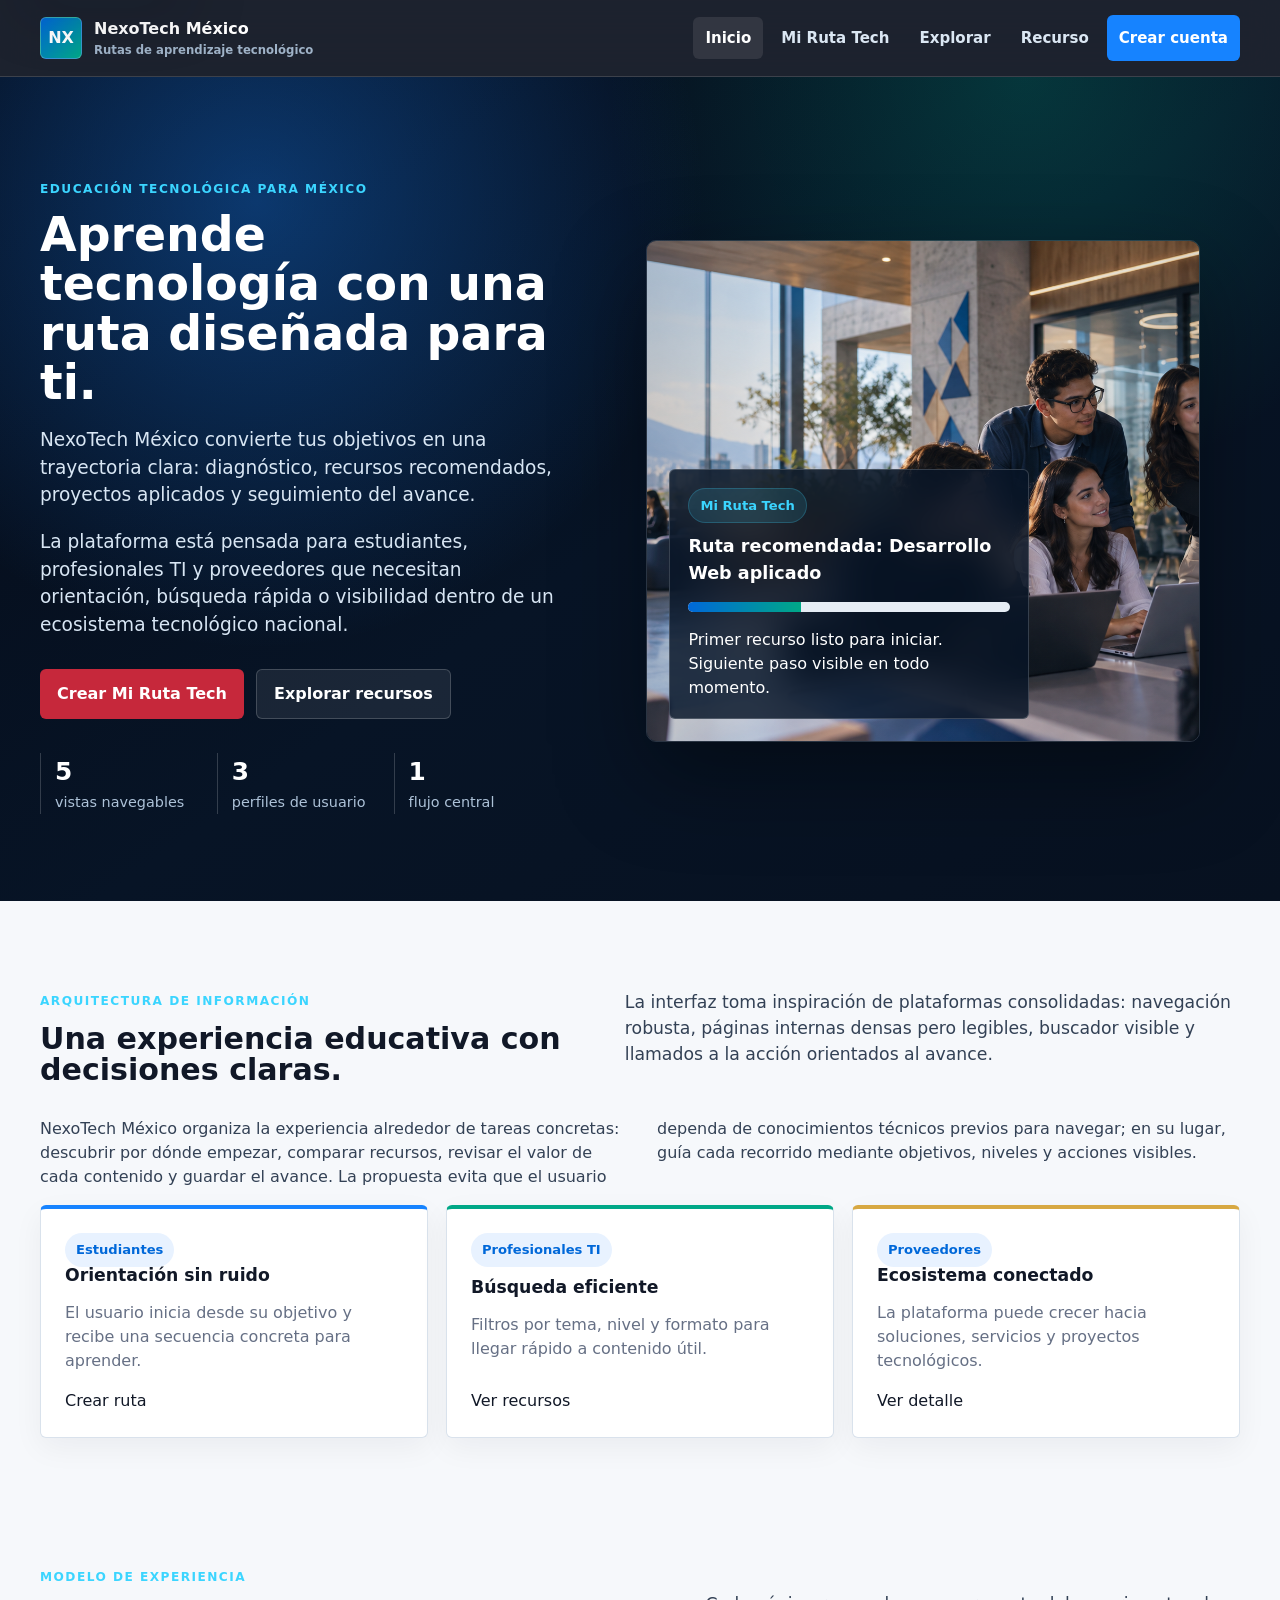
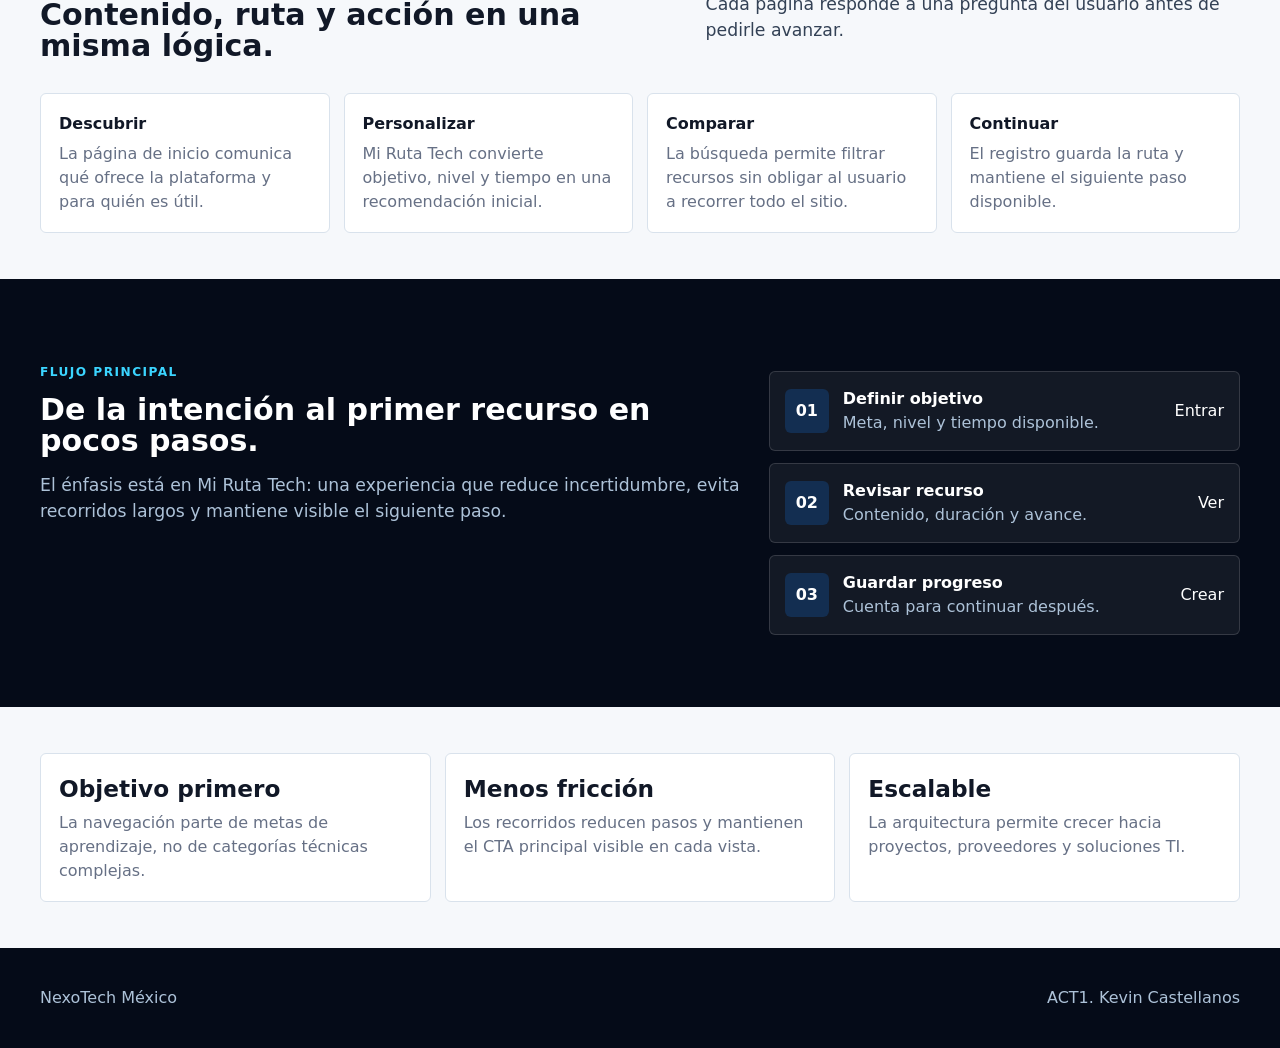
<file: index.html>
<!doctype html>
<html lang="es">
<head>
  <meta charset="utf-8">
  <meta name="viewport" content="width=device-width, initial-scale=1">
  <title>NexoTech México | Inicio</title>
  <meta name="description" content="Prototipo UX/UI de NexoTech México, plataforma de aprendizaje tecnológico con rutas personalizadas.">
  <link rel="stylesheet" href="styles.css">
</head>
<body>
  <a class="skip-link" href="#contenido">Saltar al contenido</a>
  <header class="site-header">
    <nav class="nav" aria-label="Navegación principal">
      <a class="brand" href="index.html">
        <span class="brand-mark">NX</span>
        <span>NexoTech México<small>Rutas de aprendizaje tecnológico</small></span>
      </a>
      <button class="icon-button menu-toggle" type="button" data-menu-toggle aria-expanded="false" aria-label="Abrir navegación">☰</button>
      <div class="nav-links" data-nav-links>
        <a href="index.html" aria-current="page">Inicio</a>
        <a href="ruta.html">Mi Ruta Tech</a>
        <a href="busqueda.html">Explorar</a>
        <a href="detalle.html">Recurso</a>
        <a class="button" href="registro.html">Crear cuenta</a>
      </div>
    </nav>
  </header>

  <main id="contenido">
    <section class="hero">
      <div class="container hero-inner">
        <div>
          <p class="hero-kicker">Educación tecnológica para México</p>
          <h1>Aprende tecnología con una ruta diseñada para ti.</h1>
          <p class="lead">NexoTech México convierte tus objetivos en una trayectoria clara: diagnóstico, recursos recomendados, proyectos aplicados y seguimiento del avance.</p>
          <p class="lead">La plataforma está pensada para estudiantes, profesionales TI y proveedores que necesitan orientación, búsqueda rápida o visibilidad dentro de un ecosistema tecnológico nacional.</p>
          <div class="hero-actions">
            <a class="button red" href="ruta.html">Crear Mi Ruta Tech</a>
            <a class="button secondary" href="busqueda.html">Explorar recursos</a>
          </div>
          <div class="metric-row" aria-label="Indicadores del prototipo">
            <div class="metric"><strong>5</strong><span>vistas navegables</span></div>
            <div class="metric"><strong>3</strong><span>perfiles de usuario</span></div>
            <div class="metric"><strong>1</strong><span>flujo central</span></div>
          </div>
        </div>
        <figure class="hero-visual">
          <img src="assets/nexotech-campus-hero.png" alt="Estudiantes colaborando en un laboratorio moderno de tecnología">
          <figcaption class="route-panel">
            <span class="pill dark">Mi Ruta Tech</span>
            <strong>Ruta recomendada: Desarrollo Web aplicado</strong>
            <div class="progress" aria-label="35 por ciento de progreso"><span style="width:35%"></span></div>
            <span>Primer recurso listo para iniciar. Siguiente paso visible en todo momento.</span>
          </figcaption>
        </figure>
      </div>
    </section>

    <section class="section">
      <div class="container">
        <div class="section-head">
          <div>
            <p class="eyebrow">Arquitectura de información</p>
            <h2>Una experiencia educativa con decisiones claras.</h2>
          </div>
          <p class="page-lead">La interfaz toma inspiración de plataformas consolidadas: navegación robusta, páginas internas densas pero legibles, buscador visible y llamados a la acción orientados al avance.</p>
        </div>
        <p class="two-column-copy">NexoTech México organiza la experiencia alrededor de tareas concretas: descubrir por dónde empezar, comparar recursos, revisar el valor de cada contenido y guardar el avance. La propuesta evita que el usuario dependa de conocimientos técnicos previos para navegar; en su lugar, guía cada recorrido mediante objetivos, niveles y acciones visibles.</p>
        <div class="grid-3">
          <article class="card program-card">
            <span class="pill">Estudiantes</span>
            <div>
              <h3>Orientación sin ruido</h3>
              <p class="muted">El usuario inicia desde su objetivo y recibe una secuencia concreta para aprender.</p>
            </div>
            <a href="ruta.html">Crear ruta</a>
          </article>
          <article class="card program-card">
            <span class="pill">Profesionales TI</span>
            <div>
              <h3>Búsqueda eficiente</h3>
              <p class="muted">Filtros por tema, nivel y formato para llegar rápido a contenido útil.</p>
            </div>
            <a href="busqueda.html">Ver recursos</a>
          </article>
          <article class="card program-card">
            <span class="pill">Proveedores</span>
            <div>
              <h3>Ecosistema conectado</h3>
              <p class="muted">La plataforma puede crecer hacia soluciones, servicios y proyectos tecnológicos.</p>
            </div>
            <a href="detalle.html">Ver detalle</a>
          </article>
        </div>
      </div>
    </section>

    <section class="section compact">
      <div class="container">
        <div class="section-head">
          <div>
            <p class="eyebrow">Modelo de experiencia</p>
            <h2>Contenido, ruta y acción en una misma lógica.</h2>
          </div>
          <p class="page-lead">Cada página responde a una pregunta del usuario antes de pedirle avanzar.</p>
        </div>
        <div class="mini-grid">
          <article class="mini-card">
            <strong>Descubrir</strong>
            <span class="muted">La página de inicio comunica qué ofrece la plataforma y para quién es útil.</span>
          </article>
          <article class="mini-card">
            <strong>Personalizar</strong>
            <span class="muted">Mi Ruta Tech convierte objetivo, nivel y tiempo en una recomendación inicial.</span>
          </article>
          <article class="mini-card">
            <strong>Comparar</strong>
            <span class="muted">La búsqueda permite filtrar recursos sin obligar al usuario a recorrer todo el sitio.</span>
          </article>
          <article class="mini-card">
            <strong>Continuar</strong>
            <span class="muted">El registro guarda la ruta y mantiene el siguiente paso disponible.</span>
          </article>
        </div>
      </div>
    </section>

    <section class="section dark-band">
      <div class="container feature-strip">
        <div>
          <p class="eyebrow">Flujo principal</p>
          <h2>De la intención al primer recurso en pocos pasos.</h2>
          <p class="page-lead">El énfasis está en Mi Ruta Tech: una experiencia que reduce incertidumbre, evita recorridos largos y mantiene visible el siguiente paso.</p>
        </div>
        <div class="path-list">
          <a class="path-step" href="ruta.html"><span class="step-number">01</span><span><strong>Definir objetivo</strong><br><span class="muted">Meta, nivel y tiempo disponible.</span></span><span>Entrar</span></a>
          <a class="path-step" href="detalle.html"><span class="step-number">02</span><span><strong>Revisar recurso</strong><br><span class="muted">Contenido, duración y avance.</span></span><span>Ver</span></a>
          <a class="path-step" href="registro.html"><span class="step-number">03</span><span><strong>Guardar progreso</strong><br><span class="muted">Cuenta para continuar después.</span></span><span>Crear</span></a>
        </div>
      </div>
    </section>

    <section class="section compact">
      <div class="container stat-strip">
        <div class="stat-card"><strong>Objetivo primero</strong><span class="muted">La navegación parte de metas de aprendizaje, no de categorías técnicas complejas.</span></div>
        <div class="stat-card"><strong>Menos fricción</strong><span class="muted">Los recorridos reducen pasos y mantienen el CTA principal visible en cada vista.</span></div>
        <div class="stat-card"><strong>Escalable</strong><span class="muted">La arquitectura permite crecer hacia proyectos, proveedores y soluciones TI.</span></div>
      </div>
    </section>
  </main>

  <footer class="footer">
    <div class="container"><span>NexoTech México</span><span>ACT1. Kevin Castellanos</span></div>
  </footer>
  <script src="app.js"></script>
</body>
</html>
</file>
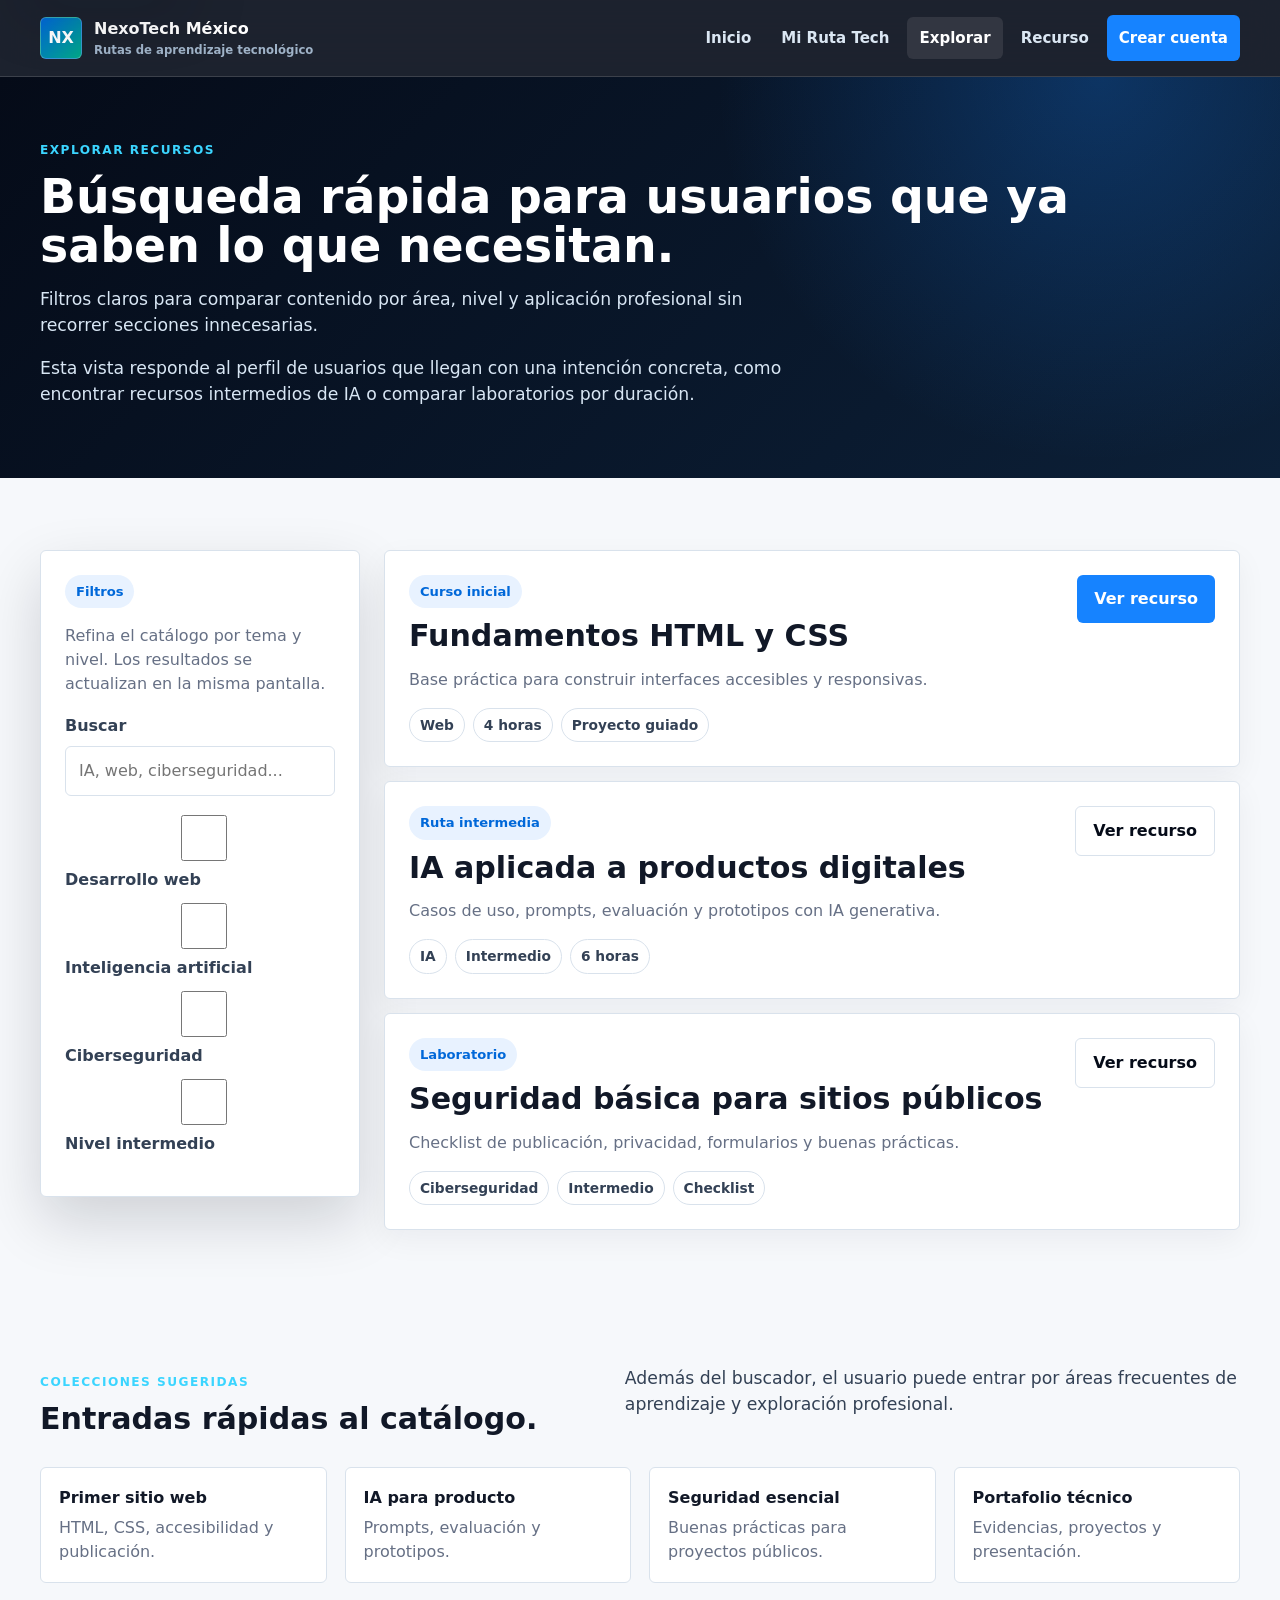
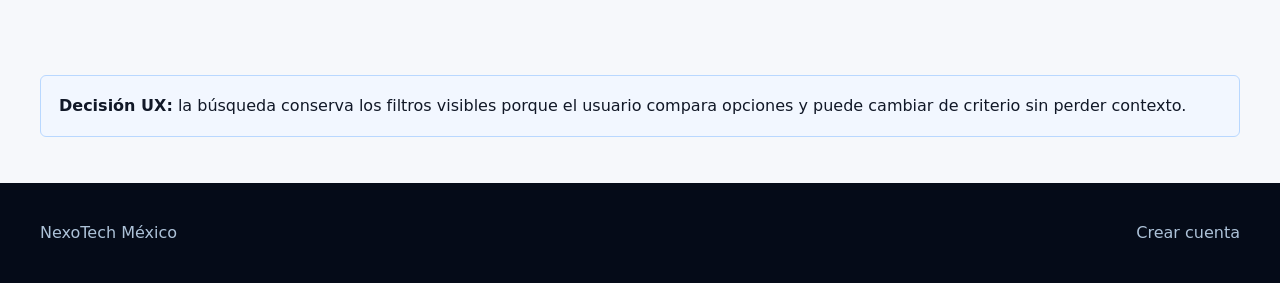
<file: busqueda.html>
<!doctype html>
<html lang="es">
<head>
  <meta charset="utf-8">
  <meta name="viewport" content="width=device-width, initial-scale=1">
  <title>NexoTech México | Búsqueda</title>
  <link rel="stylesheet" href="styles.css">
</head>
<body>
  <a class="skip-link" href="#contenido">Saltar al contenido</a>
  <header class="site-header">
    <nav class="nav" aria-label="Navegación principal">
      <a class="brand" href="index.html"><span class="brand-mark">NX</span><span>NexoTech México<small>Rutas de aprendizaje tecnológico</small></span></a>
      <button class="icon-button menu-toggle" type="button" data-menu-toggle aria-expanded="false" aria-label="Abrir navegación">☰</button>
      <div class="nav-links" data-nav-links>
        <a href="index.html">Inicio</a><a href="ruta.html">Mi Ruta Tech</a><a href="busqueda.html" aria-current="page">Explorar</a><a href="detalle.html">Recurso</a><a class="button" href="registro.html">Crear cuenta</a>
      </div>
    </nav>
  </header>

  <main id="contenido">
    <section class="page-hero">
      <div class="container">
        <p class="eyebrow">Explorar recursos</p>
        <h1>Búsqueda rápida para usuarios que ya saben lo que necesitan.</h1>
        <p class="page-lead">Filtros claros para comparar contenido por área, nivel y aplicación profesional sin recorrer secciones innecesarias.</p>
        <p class="page-lead">Esta vista responde al perfil de usuarios que llegan con una intención concreta, como encontrar recursos intermedios de IA o comparar laboratorios por duración.</p>
      </div>
    </section>

    <section class="section">
      <div class="container search-shell">
        <aside class="card elevated" aria-label="Filtros de recursos">
          <span class="pill">Filtros</span>
          <p class="muted">Refina el catálogo por tema y nivel. Los resultados se actualizan en la misma pantalla.</p>
          <div class="field" style="margin-top:18px">
            <label for="search">Buscar</label>
            <input id="search" type="search" placeholder="IA, web, ciberseguridad..." data-search>
          </div>
          <div class="filter-group">
            <label><input type="checkbox" value="web" data-filter> Desarrollo web</label>
            <label><input type="checkbox" value="ia" data-filter> Inteligencia artificial</label>
            <label><input type="checkbox" value="seguridad" data-filter> Ciberseguridad</label>
            <label><input type="checkbox" value="intermedio" data-filter> Nivel intermedio</label>
          </div>
        </aside>

        <section class="results" aria-label="Resultados">
          <article class="card result-card" data-resource data-tags="web,inicial">
            <div>
              <span class="pill">Curso inicial</span>
              <h2 style="margin-top:12px">Fundamentos HTML y CSS</h2>
              <p class="muted">Base práctica para construir interfaces accesibles y responsivas.</p>
              <div class="tag-row"><span class="tag">Web</span><span class="tag">4 horas</span><span class="tag">Proyecto guiado</span></div>
            </div>
            <a class="button" href="detalle.html">Ver recurso</a>
          </article>
          <article class="card result-card" data-resource data-tags="ia,intermedio">
            <div>
              <span class="pill">Ruta intermedia</span>
              <h2 style="margin-top:12px">IA aplicada a productos digitales</h2>
              <p class="muted">Casos de uso, prompts, evaluación y prototipos con IA generativa.</p>
              <div class="tag-row"><span class="tag">IA</span><span class="tag">Intermedio</span><span class="tag">6 horas</span></div>
            </div>
            <a class="button secondary" href="detalle.html">Ver recurso</a>
          </article>
          <article class="card result-card" data-resource data-tags="seguridad,intermedio">
            <div>
              <span class="pill">Laboratorio</span>
              <h2 style="margin-top:12px">Seguridad básica para sitios públicos</h2>
              <p class="muted">Checklist de publicación, privacidad, formularios y buenas prácticas.</p>
              <div class="tag-row"><span class="tag">Ciberseguridad</span><span class="tag">Intermedio</span><span class="tag">Checklist</span></div>
            </div>
            <a class="button secondary" href="detalle.html">Ver recurso</a>
          </article>
        </section>
      </div>
    </section>

    <section class="section compact">
      <div class="container">
        <div class="section-head">
          <div>
            <p class="eyebrow">Colecciones sugeridas</p>
            <h2>Entradas rápidas al catálogo.</h2>
          </div>
          <p class="page-lead">Además del buscador, el usuario puede entrar por áreas frecuentes de aprendizaje y exploración profesional.</p>
        </div>
        <div class="grid-4">
          <article class="mini-card"><strong>Primer sitio web</strong><span class="muted">HTML, CSS, accesibilidad y publicación.</span></article>
          <article class="mini-card"><strong>IA para producto</strong><span class="muted">Prompts, evaluación y prototipos.</span></article>
          <article class="mini-card"><strong>Seguridad esencial</strong><span class="muted">Buenas prácticas para proyectos públicos.</span></article>
          <article class="mini-card"><strong>Portafolio técnico</strong><span class="muted">Evidencias, proyectos y presentación.</span></article>
        </div>
      </div>
    </section>

    <section class="section compact">
      <div class="container callout">
        <strong>Decisión UX:</strong>
        <span>la búsqueda conserva los filtros visibles porque el usuario compara opciones y puede cambiar de criterio sin perder contexto.</span>
      </div>
    </section>
  </main>

  <footer class="footer"><div class="container"><span>NexoTech México</span><a href="registro.html">Crear cuenta</a></div></footer>
  <script src="app.js"></script>
</body>
</html>
</file>
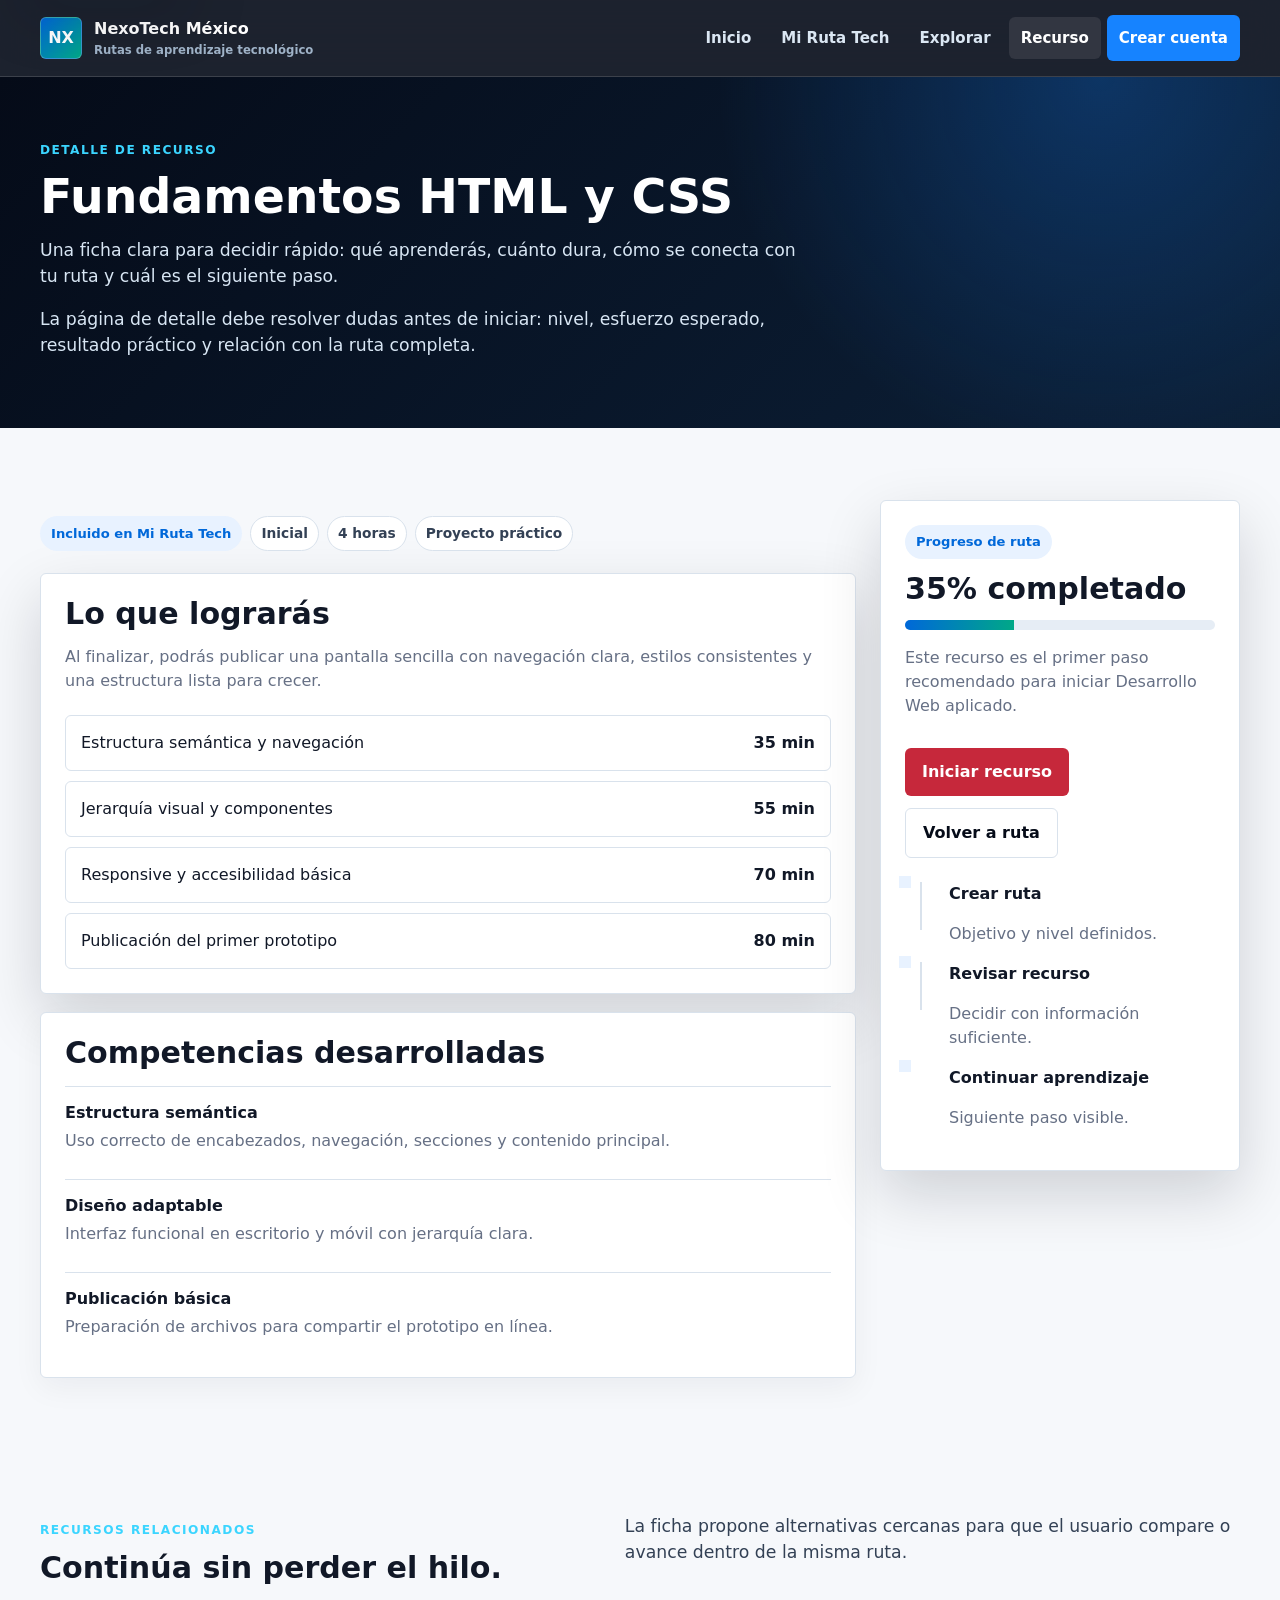
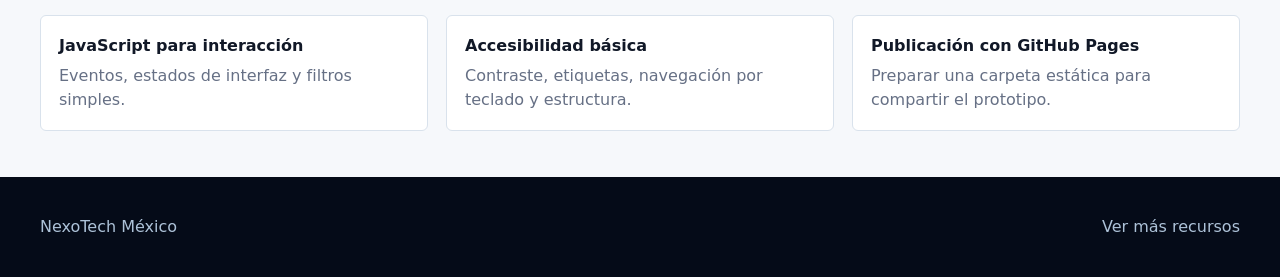
<file: detalle.html>
<!doctype html>
<html lang="es">
<head>
  <meta charset="utf-8">
  <meta name="viewport" content="width=device-width, initial-scale=1">
  <title>NexoTech México | Detalle de recurso</title>
  <link rel="stylesheet" href="styles.css">
</head>
<body>
  <a class="skip-link" href="#contenido">Saltar al contenido</a>
  <header class="site-header">
    <nav class="nav" aria-label="Navegación principal">
      <a class="brand" href="index.html"><span class="brand-mark">NX</span><span>NexoTech México<small>Rutas de aprendizaje tecnológico</small></span></a>
      <button class="icon-button menu-toggle" type="button" data-menu-toggle aria-expanded="false" aria-label="Abrir navegación">☰</button>
      <div class="nav-links" data-nav-links>
        <a href="index.html">Inicio</a><a href="ruta.html">Mi Ruta Tech</a><a href="busqueda.html">Explorar</a><a href="detalle.html" aria-current="page">Recurso</a><a class="button" href="registro.html">Crear cuenta</a>
      </div>
    </nav>
  </header>

  <main id="contenido">
    <section class="page-hero">
      <div class="container">
        <p class="eyebrow">Detalle de recurso</p>
        <h1>Fundamentos HTML y CSS</h1>
        <p class="page-lead">Una ficha clara para decidir rápido: qué aprenderás, cuánto dura, cómo se conecta con tu ruta y cuál es el siguiente paso.</p>
        <p class="page-lead">La página de detalle debe resolver dudas antes de iniciar: nivel, esfuerzo esperado, resultado práctico y relación con la ruta completa.</p>
      </div>
    </section>

    <section class="section">
      <div class="container resource-layout">
        <article>
          <div class="resource-meta">
            <span class="pill">Incluido en Mi Ruta Tech</span><span class="tag">Inicial</span><span class="tag">4 horas</span><span class="tag">Proyecto práctico</span>
          </div>
          <section class="card elevated" style="margin-top:22px">
            <h2>Lo que lograrás</h2>
            <p class="muted">Al finalizar, podrás publicar una pantalla sencilla con navegación clara, estilos consistentes y una estructura lista para crecer.</p>
            <ul class="lesson-list">
              <li><span>Estructura semántica y navegación</span><strong>35 min</strong></li>
              <li><span>Jerarquía visual y componentes</span><strong>55 min</strong></li>
              <li><span>Responsive y accesibilidad básica</span><strong>70 min</strong></li>
              <li><span>Publicación del primer prototipo</span><strong>80 min</strong></li>
            </ul>
          </section>
          <section class="card" style="margin-top:18px">
            <h2>Competencias desarrolladas</h2>
            <ul class="content-list">
              <li><strong>Estructura semántica</strong><span class="muted">Uso correcto de encabezados, navegación, secciones y contenido principal.</span></li>
              <li><strong>Diseño adaptable</strong><span class="muted">Interfaz funcional en escritorio y móvil con jerarquía clara.</span></li>
              <li><strong>Publicación básica</strong><span class="muted">Preparación de archivos para compartir el prototipo en línea.</span></li>
            </ul>
          </section>
        </article>

        <aside class="card elevated">
          <span class="pill">Progreso de ruta</span>
          <h2 style="margin-top:14px">35% completado</h2>
          <div class="progress" aria-label="35 por ciento completado"><span style="width:35%"></span></div>
          <p class="muted">Este recurso es el primer paso recomendado para iniciar Desarrollo Web aplicado.</p>
          <div class="actions">
            <a class="button red" href="registro.html">Iniciar recurso</a>
            <a class="button secondary" href="ruta.html">Volver a ruta</a>
          </div>
          <div class="timeline">
            <div class="timeline-item"><div><span class="timeline-dot"></span><div class="timeline-line"></div></div><div><strong>Crear ruta</strong><p class="muted">Objetivo y nivel definidos.</p></div></div>
            <div class="timeline-item"><div><span class="timeline-dot"></span><div class="timeline-line"></div></div><div><strong>Revisar recurso</strong><p class="muted">Decidir con información suficiente.</p></div></div>
            <div class="timeline-item"><div><span class="timeline-dot"></span></div><div><strong>Continuar aprendizaje</strong><p class="muted">Siguiente paso visible.</p></div></div>
          </div>
        </aside>
      </div>
    </section>

    <section class="section compact">
      <div class="container">
        <div class="section-head">
          <div>
            <p class="eyebrow">Recursos relacionados</p>
            <h2>Continúa sin perder el hilo.</h2>
          </div>
          <p class="page-lead">La ficha propone alternativas cercanas para que el usuario compare o avance dentro de la misma ruta.</p>
        </div>
        <div class="grid-3">
          <article class="mini-card"><strong>JavaScript para interacción</strong><span class="muted">Eventos, estados de interfaz y filtros simples.</span></article>
          <article class="mini-card"><strong>Accesibilidad básica</strong><span class="muted">Contraste, etiquetas, navegación por teclado y estructura.</span></article>
          <article class="mini-card"><strong>Publicación con GitHub Pages</strong><span class="muted">Preparar una carpeta estática para compartir el prototipo.</span></article>
        </div>
      </div>
    </section>
  </main>

  <footer class="footer"><div class="container"><span>NexoTech México</span><a href="busqueda.html">Ver más recursos</a></div></footer>
  <script src="app.js"></script>
</body>
</html>
</file>
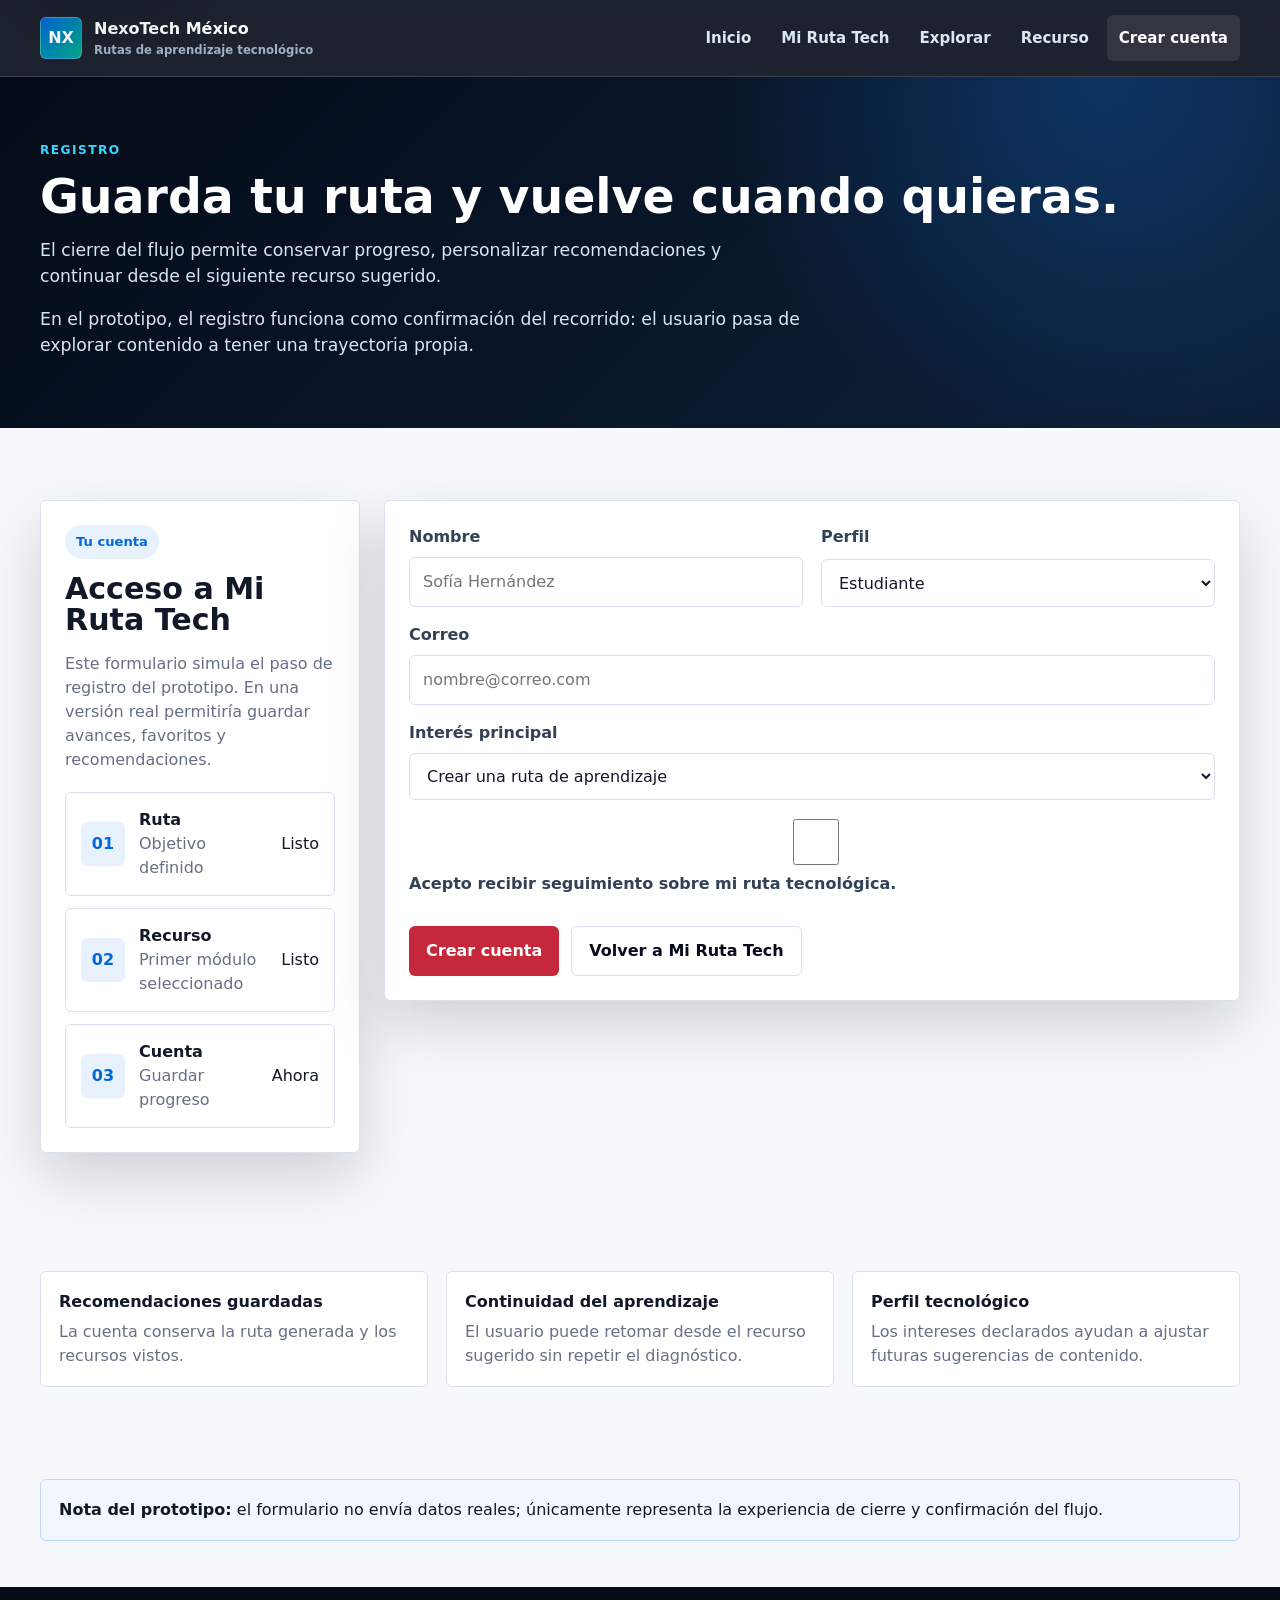
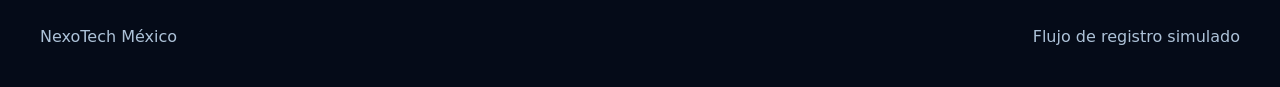
<file: registro.html>
<!doctype html>
<html lang="es">
<head>
  <meta charset="utf-8">
  <meta name="viewport" content="width=device-width, initial-scale=1">
  <title>NexoTech México | Registro</title>
  <link rel="stylesheet" href="styles.css">
</head>
<body>
  <a class="skip-link" href="#contenido">Saltar al contenido</a>
  <header class="site-header">
    <nav class="nav" aria-label="Navegación principal">
      <a class="brand" href="index.html"><span class="brand-mark">NX</span><span>NexoTech México<small>Rutas de aprendizaje tecnológico</small></span></a>
      <button class="icon-button menu-toggle" type="button" data-menu-toggle aria-expanded="false" aria-label="Abrir navegación">☰</button>
      <div class="nav-links" data-nav-links>
        <a href="index.html">Inicio</a><a href="ruta.html">Mi Ruta Tech</a><a href="busqueda.html">Explorar</a><a href="detalle.html">Recurso</a><a class="button" href="registro.html" aria-current="page">Crear cuenta</a>
      </div>
    </nav>
  </header>

  <main id="contenido">
    <section class="page-hero">
      <div class="container">
        <p class="eyebrow">Registro</p>
        <h1>Guarda tu ruta y vuelve cuando quieras.</h1>
        <p class="page-lead">El cierre del flujo permite conservar progreso, personalizar recomendaciones y continuar desde el siguiente recurso sugerido.</p>
        <p class="page-lead">En el prototipo, el registro funciona como confirmación del recorrido: el usuario pasa de explorar contenido a tener una trayectoria propia.</p>
      </div>
    </section>

    <section class="section">
      <div class="container form-shell">
        <aside class="card elevated">
          <span class="pill">Tu cuenta</span>
          <h2 style="margin-top:14px">Acceso a Mi Ruta Tech</h2>
          <p class="muted">Este formulario simula el paso de registro del prototipo. En una versión real permitiría guardar avances, favoritos y recomendaciones.</p>
          <div class="path-list">
            <div class="path-step"><span class="step-number">01</span><span><strong>Ruta</strong><br><span class="muted">Objetivo definido</span></span><span>Listo</span></div>
            <div class="path-step"><span class="step-number">02</span><span><strong>Recurso</strong><br><span class="muted">Primer módulo seleccionado</span></span><span>Listo</span></div>
            <div class="path-step"><span class="step-number">03</span><span><strong>Cuenta</strong><br><span class="muted">Guardar progreso</span></span><span>Ahora</span></div>
          </div>
        </aside>

        <form class="card elevated" data-register-form>
          <div class="grid-2">
            <div class="field">
              <label for="name">Nombre</label>
              <input id="name" name="name" autocomplete="name" required placeholder="Sofía Hernández">
            </div>
            <div class="field">
              <label for="role">Perfil</label>
              <select id="role" name="role">
                <option>Estudiante</option>
                <option>Profesional TI</option>
                <option>Proveedor tecnológico</option>
              </select>
            </div>
          </div>
          <div class="field">
            <label for="email">Correo</label>
            <input id="email" name="email" type="email" autocomplete="email" required placeholder="nombre@correo.com">
          </div>
          <div class="field">
            <label for="interest">Interés principal</label>
            <select id="interest" name="interest">
              <option>Crear una ruta de aprendizaje</option>
              <option>Buscar recursos avanzados</option>
              <option>Publicar una solución TI</option>
            </select>
          </div>
          <label><input type="checkbox" required> Acepto recibir seguimiento sobre mi ruta tecnológica.</label>
          <div class="actions">
            <button class="red" type="submit">Crear cuenta</button>
            <a class="button secondary" href="ruta.html">Volver a Mi Ruta Tech</a>
          </div>
          <p class="notice" data-register-message hidden></p>
        </form>
      </div>
    </section>

    <section class="section compact">
      <div class="container grid-3">
        <article class="mini-card">
          <strong>Recomendaciones guardadas</strong>
          <span class="muted">La cuenta conserva la ruta generada y los recursos vistos.</span>
        </article>
        <article class="mini-card">
          <strong>Continuidad del aprendizaje</strong>
          <span class="muted">El usuario puede retomar desde el recurso sugerido sin repetir el diagnóstico.</span>
        </article>
        <article class="mini-card">
          <strong>Perfil tecnológico</strong>
          <span class="muted">Los intereses declarados ayudan a ajustar futuras sugerencias de contenido.</span>
        </article>
      </div>
    </section>

    <section class="section compact">
      <div class="container callout">
        <strong>Nota del prototipo:</strong>
        <span>el formulario no envía datos reales; únicamente representa la experiencia de cierre y confirmación del flujo.</span>
      </div>
    </section>
  </main>

  <footer class="footer"><div class="container"><span>NexoTech México</span><span>Flujo de registro simulado</span></div></footer>
  <script src="app.js"></script>
</body>
</html>
</file>
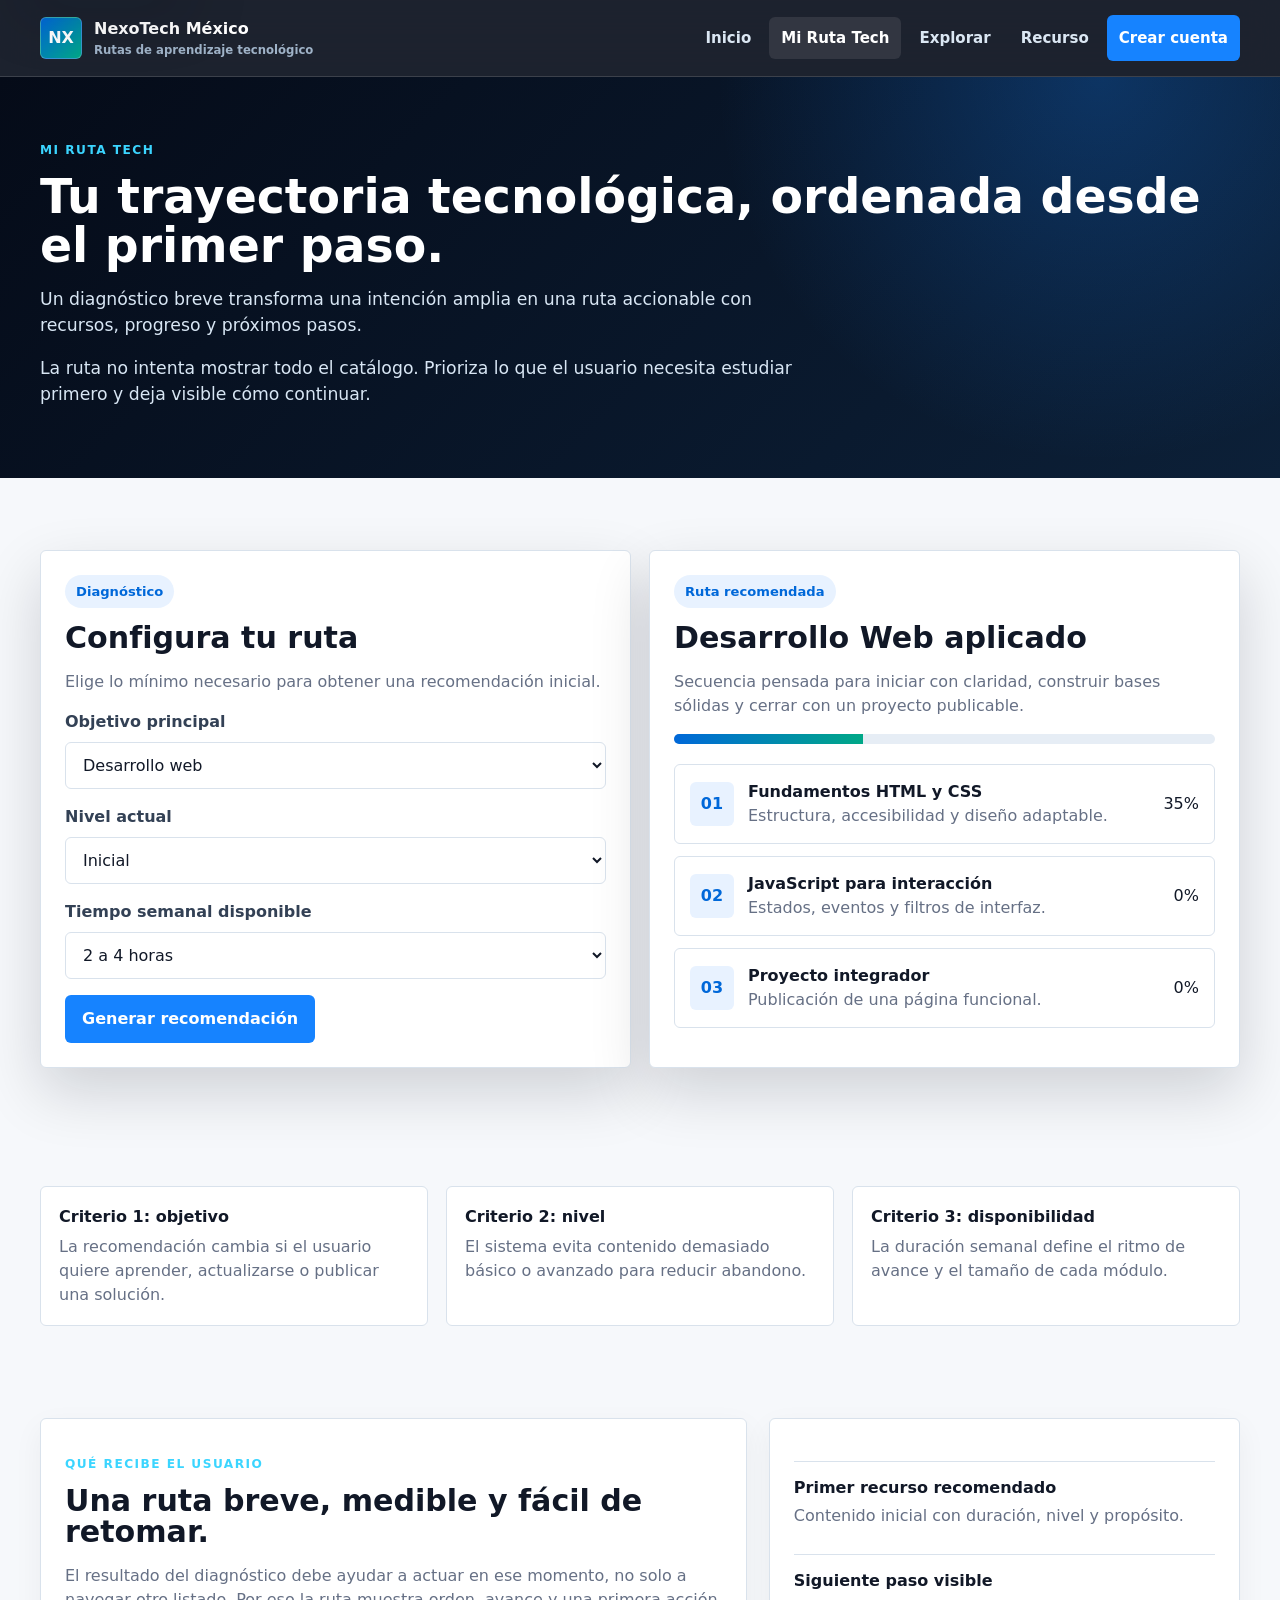
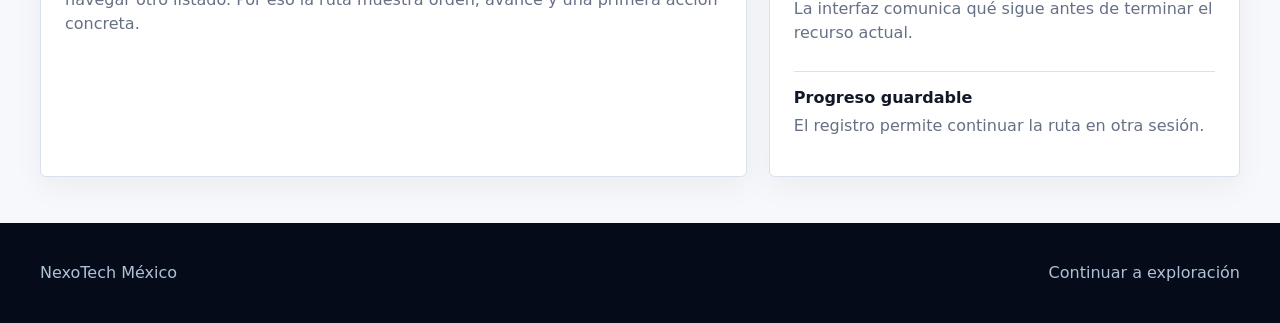
<file: ruta.html>
<!doctype html>
<html lang="es">
<head>
  <meta charset="utf-8">
  <meta name="viewport" content="width=device-width, initial-scale=1">
  <title>NexoTech México | Mi Ruta Tech</title>
  <link rel="stylesheet" href="styles.css">
</head>
<body>
  <a class="skip-link" href="#contenido">Saltar al contenido</a>
  <header class="site-header">
    <nav class="nav" aria-label="Navegación principal">
      <a class="brand" href="index.html"><span class="brand-mark">NX</span><span>NexoTech México<small>Rutas de aprendizaje tecnológico</small></span></a>
      <button class="icon-button menu-toggle" type="button" data-menu-toggle aria-expanded="false" aria-label="Abrir navegación">☰</button>
      <div class="nav-links" data-nav-links>
        <a href="index.html">Inicio</a><a href="ruta.html" aria-current="page">Mi Ruta Tech</a><a href="busqueda.html">Explorar</a><a href="detalle.html">Recurso</a><a class="button" href="registro.html">Crear cuenta</a>
      </div>
    </nav>
  </header>

  <main id="contenido">
    <section class="page-hero">
      <div class="container">
        <p class="eyebrow">Mi Ruta Tech</p>
        <h1>Tu trayectoria tecnológica, ordenada desde el primer paso.</h1>
        <p class="page-lead">Un diagnóstico breve transforma una intención amplia en una ruta accionable con recursos, progreso y próximos pasos.</p>
        <p class="page-lead">La ruta no intenta mostrar todo el catálogo. Prioriza lo que el usuario necesita estudiar primero y deja visible cómo continuar.</p>
      </div>
    </section>

    <section class="section">
      <div class="container grid-2">
        <form class="card elevated" data-route-form>
          <span class="pill">Diagnóstico</span>
          <h2 style="margin-top:14px">Configura tu ruta</h2>
          <p class="muted">Elige lo mínimo necesario para obtener una recomendación inicial.</p>
          <div class="field">
            <label for="goal">Objetivo principal</label>
            <select id="goal" name="goal">
              <option>Desarrollo web</option>
              <option>Inteligencia artificial</option>
              <option>Ciberseguridad</option>
              <option>Soluciones TI para negocio</option>
            </select>
          </div>
          <div class="field">
            <label for="level">Nivel actual</label>
            <select id="level" name="level">
              <option>Inicial</option>
              <option>Intermedio</option>
              <option>Avanzado</option>
            </select>
          </div>
          <div class="field">
            <label for="time">Tiempo semanal disponible</label>
            <select id="time" name="time">
              <option>2 a 4 horas</option>
              <option>5 a 8 horas</option>
              <option>Más de 8 horas</option>
            </select>
          </div>
          <button type="submit">Generar recomendación</button>
          <p class="notice" data-route-result hidden></p>
        </form>

        <section class="card elevated" aria-labelledby="ruta-recomendada">
          <span class="pill">Ruta recomendada</span>
          <h2 id="ruta-recomendada" style="margin-top:14px">Desarrollo Web aplicado</h2>
          <p class="muted">Secuencia pensada para iniciar con claridad, construir bases sólidas y cerrar con un proyecto publicable.</p>
          <div class="progress" aria-label="35 por ciento completado"><span style="width:35%"></span></div>
          <div class="path-list">
            <a class="path-step" href="detalle.html"><span class="step-number">01</span><span><strong>Fundamentos HTML y CSS</strong><br><span class="muted">Estructura, accesibilidad y diseño adaptable.</span></span><span>35%</span></a>
            <div class="path-step"><span class="step-number">02</span><span><strong>JavaScript para interacción</strong><br><span class="muted">Estados, eventos y filtros de interfaz.</span></span><span>0%</span></div>
            <div class="path-step"><span class="step-number">03</span><span><strong>Proyecto integrador</strong><br><span class="muted">Publicación de una página funcional.</span></span><span>0%</span></div>
          </div>
        </section>
      </div>
    </section>

    <section class="section compact">
      <div class="container grid-3">
        <article class="mini-card">
          <strong>Criterio 1: objetivo</strong>
          <span class="muted">La recomendación cambia si el usuario quiere aprender, actualizarse o publicar una solución.</span>
        </article>
        <article class="mini-card">
          <strong>Criterio 2: nivel</strong>
          <span class="muted">El sistema evita contenido demasiado básico o avanzado para reducir abandono.</span>
        </article>
        <article class="mini-card">
          <strong>Criterio 3: disponibilidad</strong>
          <span class="muted">La duración semanal define el ritmo de avance y el tamaño de cada módulo.</span>
        </article>
      </div>
    </section>

    <section class="section compact">
      <div class="container feature-strip">
        <div class="card">
          <p class="eyebrow">Qué recibe el usuario</p>
          <h2>Una ruta breve, medible y fácil de retomar.</h2>
          <p class="muted">El resultado del diagnóstico debe ayudar a actuar en ese momento, no solo a navegar otro listado. Por eso la ruta muestra orden, avance y una primera acción concreta.</p>
        </div>
        <div class="card">
          <ul class="content-list">
            <li><strong>Primer recurso recomendado</strong><span class="muted">Contenido inicial con duración, nivel y propósito.</span></li>
            <li><strong>Siguiente paso visible</strong><span class="muted">La interfaz comunica qué sigue antes de terminar el recurso actual.</span></li>
            <li><strong>Progreso guardable</strong><span class="muted">El registro permite continuar la ruta en otra sesión.</span></li>
          </ul>
        </div>
      </div>
    </section>
  </main>

  <footer class="footer"><div class="container"><span>NexoTech México</span><a href="busqueda.html">Continuar a exploración</a></div></footer>
  <script src="app.js"></script>
</body>
</html>
</file>
<file: styles.css>
:root {
  --navy-950: #050b18;
  --navy-900: #071426;
  --navy-800: #0c2038;
  --blue-600: #0068d9;
  --blue-500: #1683ff;
  --cyan-400: #3bd5ff;
  --teal-500: #00a887;
  --gold-400: #d7a842;
  --red-600: #c6283b;
  --ink: #111827;
  --ink-soft: #334155;
  --muted: #667085;
  --line: #d9e2ec;
  --line-dark: rgba(255, 255, 255, .14);
  --paper: #f6f8fb;
  --surface: #ffffff;
  --shadow: 0 24px 60px rgba(5, 11, 24, .16);
  --radius: 6px;
}

* { box-sizing: border-box; }
html { scroll-behavior: smooth; }

body {
  margin: 0;
  background: var(--paper);
  color: var(--ink);
  font-family: Inter, ui-sans-serif, system-ui, -apple-system, BlinkMacSystemFont, "Segoe UI", sans-serif;
  line-height: 1.5;
}

a { color: inherit; text-decoration: none; }
img { display: block; max-width: 100%; }

.skip-link {
  position: absolute;
  left: 16px;
  top: -52px;
  z-index: 30;
  padding: 10px 14px;
  background: white;
  color: var(--navy-950);
  border-radius: var(--radius);
  box-shadow: var(--shadow);
}

.skip-link:focus { top: 16px; }

.site-header {
  position: sticky;
  top: 0;
  z-index: 20;
  background: rgba(5, 11, 24, .9);
  color: white;
  backdrop-filter: blur(18px);
  border-bottom: 1px solid var(--line-dark);
}

.nav {
  width: min(1200px, calc(100% - 32px));
  margin: 0 auto;
  min-height: 76px;
  display: flex;
  align-items: center;
  justify-content: space-between;
  gap: 24px;
}

.brand {
  display: inline-flex;
  align-items: center;
  gap: 12px;
  font-weight: 850;
}

.brand-mark {
  width: 42px;
  height: 42px;
  display: grid;
  place-items: center;
  border: 1px solid rgba(255,255,255,.22);
  border-radius: var(--radius);
  background: linear-gradient(135deg, var(--blue-600), var(--teal-500));
  color: white;
  font-weight: 900;
}

.brand small {
  display: block;
  color: #9fb3c8;
  font-size: .73rem;
  font-weight: 650;
  margin-top: 1px;
}

.nav-links {
  display: flex;
  align-items: center;
  gap: 6px;
  color: #dbe7f3;
  font-weight: 700;
  font-size: .94rem;
}

.nav-links a {
  padding: 10px 12px;
  border-radius: var(--radius);
}

.nav-links a:hover,
.nav-links a[aria-current="page"] {
  background: rgba(255, 255, 255, .09);
  color: white;
}

.menu-toggle { display: none; }

.container {
  width: min(1200px, calc(100% - 32px));
  margin: 0 auto;
}

.section { padding: 72px 0; }
.section.compact { padding: 46px 0; }

.hero {
  color: white;
  background:
    radial-gradient(circle at 20% 15%, rgba(22, 131, 255, .36), transparent 28rem),
    radial-gradient(circle at 80% 0%, rgba(0, 168, 135, .24), transparent 26rem),
    linear-gradient(145deg, var(--navy-950), var(--navy-900) 52%, #071120);
  overflow: hidden;
}

.hero-inner {
  min-height: calc(100vh - 76px);
  display: grid;
  grid-template-columns: minmax(0, .9fr) minmax(430px, 1.1fr);
  gap: 48px;
  align-items: center;
  padding: 52px 0 48px;
}

.hero-kicker,
.eyebrow {
  color: var(--cyan-400);
  text-transform: uppercase;
  font-size: .76rem;
  font-weight: 850;
  letter-spacing: .12em;
}

h1, h2, h3 {
  margin: 0;
  line-height: 1.04;
  letter-spacing: 0;
}

h1 { font-size: clamp(2.15rem, 3.7vw, 3.65rem); }
h2 { font-size: clamp(1.45rem, 2.35vw, 2.1rem); }
h3 { font-size: 1.08rem; }

.lead {
  max-width: 64ch;
  color: #d8e6f4;
  font-size: clamp(1rem, 1.5vw, 1.16rem);
}

.page-lead {
  max-width: 70ch;
  color: var(--ink-soft);
  font-size: clamp(1rem, 1.35vw, 1.12rem);
}

.hero-actions,
.actions {
  display: flex;
  flex-wrap: wrap;
  gap: 12px;
  margin-top: 30px;
}

.button,
button {
  border: 0;
  border-radius: var(--radius);
  padding: 12px 17px;
  min-height: 46px;
  background: var(--blue-500);
  color: white;
  font: inherit;
  font-weight: 800;
  cursor: pointer;
  display: inline-flex;
  align-items: center;
  justify-content: center;
  gap: 9px;
}

.button:hover,
button:hover { filter: brightness(.96); }

.button.secondary,
.button.light {
  background: white;
  color: var(--navy-950);
  border: 1px solid var(--line);
}

.hero .button.secondary,
.dark-band .button.secondary,
.page-hero .button.secondary {
  background: rgba(255,255,255,.08);
  color: white;
  border: 1px solid rgba(255,255,255,.18);
}

.button.red,
button.red { background: var(--red-600); }

.icon-button {
  width: 44px;
  height: 44px;
  padding: 0;
  background: rgba(255,255,255,.08);
  color: white;
  border: 1px solid rgba(255,255,255,.18);
}

.hero-visual {
  position: relative;
  min-height: 500px;
  border-radius: 10px;
  overflow: hidden;
  box-shadow: 0 34px 90px rgba(0, 0, 0, .38);
  border: 1px solid rgba(255,255,255,.14);
}

.hero-visual img {
  width: 100%;
  height: 100%;
  min-height: 500px;
  object-fit: cover;
}

.hero-visual::after {
  content: "";
  position: absolute;
  inset: 0;
  background: linear-gradient(90deg, rgba(5,11,24,.18), transparent 38%, rgba(5,11,24,.12));
}

.route-panel {
  position: absolute;
  left: 22px;
  bottom: 22px;
  z-index: 1;
  width: min(360px, calc(100% - 44px));
  padding: 18px;
  background: rgba(7, 20, 38, .82);
  color: white;
  border: 1px solid rgba(255,255,255,.18);
  border-radius: var(--radius);
  backdrop-filter: blur(18px);
}

.route-panel strong {
  display: block;
  margin: 10px 0;
  font-size: 1.1rem;
}

.metric-row {
  display: grid;
  grid-template-columns: repeat(3, 1fr);
  gap: 12px;
  margin-top: 34px;
}

.metric {
  border-left: 1px solid rgba(255,255,255,.18);
  padding-left: 14px;
}

.metric strong {
  display: block;
  font-size: 1.55rem;
  color: white;
}

.metric span { color: #adc2d8; font-size: .9rem; }

.section-head {
  display: flex;
  align-items: end;
  justify-content: space-between;
  gap: 28px;
  margin-bottom: 32px;
}

.section-head p { max-width: 56ch; }

.dark-band {
  background: var(--navy-950);
  color: white;
}

.dark-band .muted,
.dark-band .page-lead { color: #adc2d8; }

.muted { color: var(--muted); }

.grid-2,
.grid-3,
.grid-4 {
  display: grid;
  gap: 18px;
}

.grid-2 { grid-template-columns: repeat(2, 1fr); }
.grid-3 { grid-template-columns: repeat(3, 1fr); }
.grid-4 { grid-template-columns: repeat(4, 1fr); }

.card {
  background: var(--surface);
  border: 1px solid var(--line);
  border-radius: var(--radius);
  padding: 24px;
  box-shadow: 0 10px 30px rgba(15, 23, 42, .05);
}

.card.elevated { box-shadow: var(--shadow); }

.dark-card {
  background: linear-gradient(180deg, rgba(255,255,255,.08), rgba(255,255,255,.035));
  border: 1px solid var(--line-dark);
  border-radius: var(--radius);
  padding: 24px;
}

.program-card {
  min-height: 230px;
  display: flex;
  flex-direction: column;
  justify-content: space-between;
  border-top: 4px solid var(--blue-500);
}

.program-card:nth-child(2) { border-top-color: var(--teal-500); }
.program-card:nth-child(3) { border-top-color: var(--gold-400); }

.pill {
  display: inline-flex;
  align-items: center;
  gap: 8px;
  width: fit-content;
  border-radius: 999px;
  padding: 7px 11px;
  background: #e8f2ff;
  color: var(--blue-600);
  font-size: .82rem;
  font-weight: 850;
}

.pill.dark {
  background: rgba(59, 213, 255, .12);
  color: var(--cyan-400);
  border: 1px solid rgba(59, 213, 255, .22);
}

.tag-row,
.resource-meta {
  display: flex;
  flex-wrap: wrap;
  gap: 8px;
  margin-top: 16px;
}

.tag {
  display: inline-flex;
  border: 1px solid var(--line);
  border-radius: 999px;
  padding: 6px 10px;
  color: var(--ink-soft);
  background: white;
  font-size: .86rem;
  font-weight: 650;
}

.path-list {
  display: grid;
  gap: 12px;
  margin-top: 20px;
}

.path-step {
  display: grid;
  grid-template-columns: 44px 1fr auto;
  gap: 14px;
  align-items: center;
  border: 1px solid var(--line);
  background: white;
  border-radius: var(--radius);
  padding: 15px;
}

.path-step:hover {
  border-color: #a9c9ef;
  box-shadow: 0 12px 30px rgba(0,104,217,.09);
}

.dark-band .path-step,
.route-panel .path-step {
  background: rgba(255,255,255,.06);
  border-color: var(--line-dark);
  color: white;
}

.step-number {
  width: 44px;
  height: 44px;
  display: grid;
  place-items: center;
  background: #e8f2ff;
  color: var(--blue-600);
  border-radius: var(--radius);
  font-weight: 900;
}

.dark-band .step-number,
.route-panel .step-number {
  background: rgba(22, 131, 255, .2);
  color: white;
}

.page-hero {
  background:
    radial-gradient(circle at 86% 0%, rgba(22, 131, 255, .26), transparent 24rem),
    linear-gradient(135deg, var(--navy-950), var(--navy-800));
  color: white;
  padding: 52px 0;
}

.page-hero .page-lead { color: #d8e6f4; }

.form-shell,
.search-shell,
.resource-layout {
  display: grid;
  grid-template-columns: 320px 1fr;
  gap: 24px;
  align-items: start;
}

.resource-layout { grid-template-columns: 1fr 360px; }

.field,
.filter-group {
  display: grid;
  gap: 8px;
  margin-bottom: 16px;
}

label { font-weight: 780; color: var(--ink-soft); }

input,
select,
textarea {
  width: 100%;
  border: 1px solid var(--line);
  background: white;
  color: var(--ink);
  border-radius: var(--radius);
  padding: 12px 13px;
  min-height: 46px;
  font: inherit;
}

input:focus,
select:focus,
textarea:focus,
button:focus-visible,
a:focus-visible {
  outline: 3px solid rgba(22, 131, 255, .32);
  outline-offset: 2px;
}

.notice {
  border-left: 4px solid var(--blue-500);
  background: #e8f2ff;
  padding: 14px 16px;
  border-radius: var(--radius);
  color: var(--ink-soft);
}

.results {
  display: grid;
  gap: 14px;
}

.result-card {
  display: grid;
  grid-template-columns: 1fr auto;
  gap: 16px;
  align-items: start;
}

.progress {
  height: 10px;
  background: #e6edf5;
  border-radius: 999px;
  overflow: hidden;
  margin: 16px 0;
}

.progress span {
  display: block;
  height: 100%;
  background: linear-gradient(90deg, var(--blue-600), var(--teal-500));
}

.lesson-list {
  padding: 0;
  margin: 22px 0 0;
  list-style: none;
  display: grid;
  gap: 10px;
}

.lesson-list li {
  border: 1px solid var(--line);
  border-radius: var(--radius);
  padding: 15px;
  background: white;
  display: flex;
  justify-content: space-between;
  gap: 14px;
}

.timeline {
  display: grid;
  gap: 0;
  margin-top: 24px;
}

.timeline-item {
  display: grid;
  grid-template-columns: 32px 1fr;
  gap: 12px;
}

.timeline-dot {
  width: 16px;
  height: 16px;
  border-radius: 50%;
  background: var(--blue-500);
  margin: 4px auto 0;
  box-shadow: 0 0 0 6px #e8f2ff;
}

.timeline-item:not(:last-child) .timeline-line {
  border-left: 2px solid var(--line);
  margin-left: 15px;
  min-height: 48px;
}

.feature-strip {
  display: grid;
  grid-template-columns: 1.2fr .8fr;
  gap: 22px;
  align-items: stretch;
}

.mini-grid {
  display: grid;
  grid-template-columns: repeat(4, 1fr);
  gap: 14px;
}

.mini-card {
  background: white;
  border: 1px solid var(--line);
  border-radius: var(--radius);
  padding: 18px;
}

.mini-card strong {
  display: block;
  margin-bottom: 6px;
}

.content-list {
  list-style: none;
  padding: 0;
  margin: 18px 0 0;
  display: grid;
  gap: 12px;
}

.content-list li {
  padding: 14px 0;
  border-top: 1px solid var(--line);
}

.content-list strong {
  display: block;
  margin-bottom: 4px;
}

.two-column-copy {
  columns: 2 280px;
  column-gap: 34px;
  color: var(--ink-soft);
}

.stat-strip {
  display: grid;
  grid-template-columns: repeat(3, 1fr);
  gap: 14px;
}

.stat-card {
  border: 1px solid var(--line);
  border-radius: var(--radius);
  background: white;
  padding: 18px;
}

.stat-card strong {
  display: block;
  font-size: 1.45rem;
  margin-bottom: 4px;
}

.callout {
  border: 1px solid #b9d8ff;
  background: #f2f7ff;
  border-radius: var(--radius);
  padding: 18px;
}

.footer {
  padding: 38px 0;
  background: var(--navy-950);
  color: #adc2d8;
}

.footer .container {
  display: flex;
  justify-content: space-between;
  gap: 18px;
  flex-wrap: wrap;
}

@media (max-width: 980px) {
  .menu-toggle { display: inline-flex; }
  .nav { min-height: 68px; }

  .nav-links {
    position: absolute;
    top: 68px;
    left: 16px;
    right: 16px;
    display: none;
    flex-direction: column;
    align-items: stretch;
    padding: 12px;
    background: var(--navy-900);
    border: 1px solid var(--line-dark);
    border-radius: var(--radius);
    box-shadow: var(--shadow);
  }

  .nav-links.is-open { display: flex; }

  .hero-inner,
  .grid-2,
  .grid-3,
  .grid-4,
  .mini-grid,
  .stat-strip,
  .form-shell,
  .search-shell,
  .resource-layout,
  .feature-strip {
    grid-template-columns: 1fr;
  }

  .hero-inner { min-height: auto; }
  .hero-visual,
  .hero-visual img { min-height: 380px; }
  .section-head { display: block; }
}

@media (max-width: 600px) {
  .section { padding: 62px 0; }
  .page-hero { padding: 52px 0; }
  h1 { font-size: 2.25rem; }
  .path-step,
  .result-card { grid-template-columns: 1fr; }
  .metric-row { grid-template-columns: 1fr; }
  .hero-visual,
  .hero-visual img { min-height: 300px; }
  .route-panel {
    position: relative;
    left: auto;
    bottom: auto;
    width: auto;
    margin: -70px 14px 14px;
  }
}
</file>
